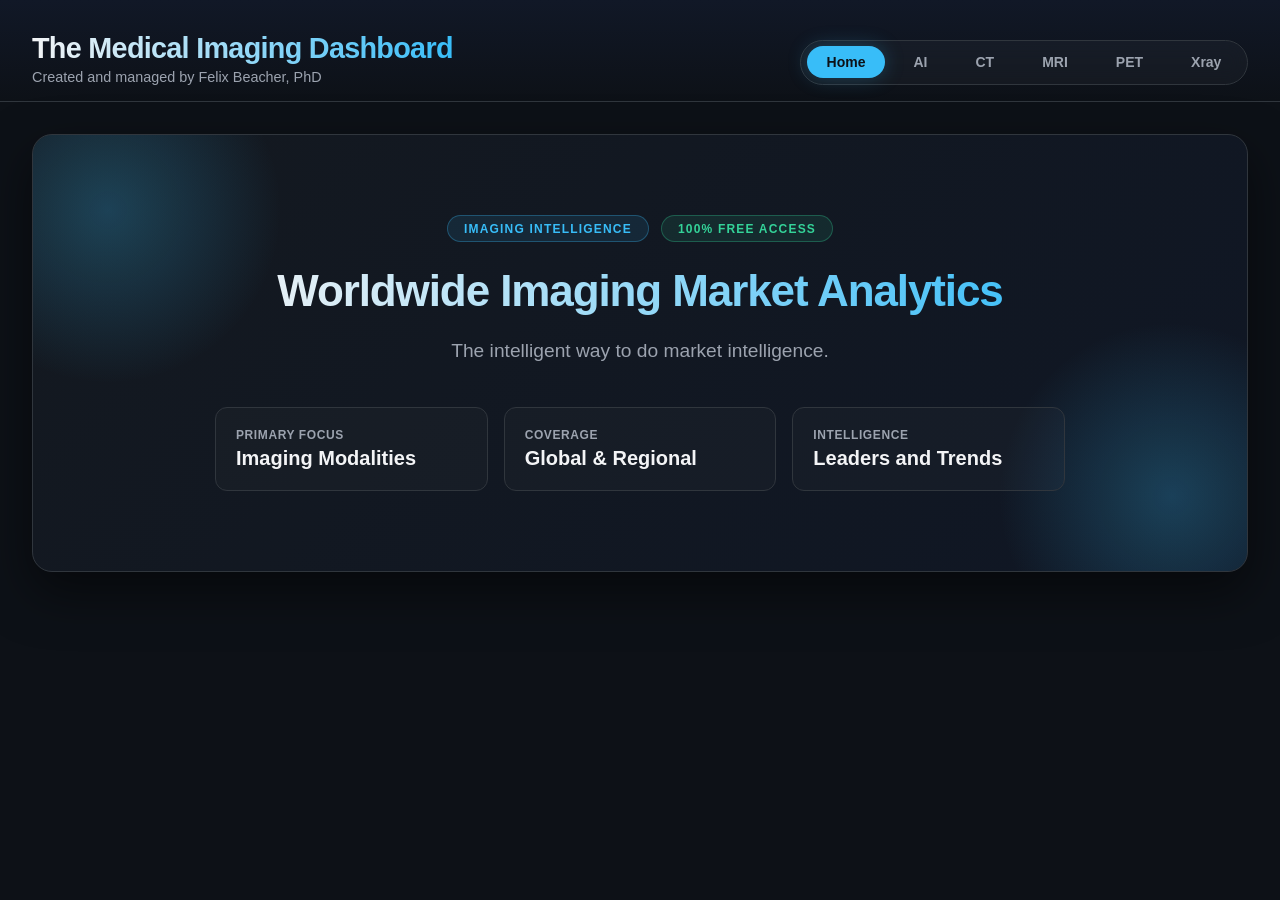
<file: index.html>
<!DOCTYPE html>
<html lang="en">
<head>
    <meta charset="UTF-8">
    <meta name="viewport" content="width=device-width, initial-scale=1.0">
    <title>Medical Imaging Dashboard</title>
    <link rel="stylesheet" href="styles.css">
</head>

<body>

    <header>
        <div class="header-content">
            <div class="title-area">
                <h1>The Medical Imaging Dashboard</h1>
                <p>Created and managed by Felix Beacher, PhD</p>
            </div>
            <!-- Tab Links -->
            <nav class="nav-tabs">
                <a href="index.html" class="tab-btn active">Home</a>
                <a href="1_ai.html" class="tab-btn">AI</a>
                <a href="2_ct.html" class="tab-btn">CT</a>
                <a href="3_mri.html" class="tab-btn">MRI</a>
                <a href="4_pet.html" class="tab-btn">PET</a>
                <a href="5_xray.html" class="tab-btn">Xray</a>
            </nav>
        </div>
    </header>

    <main>
        <!-- HOME TAB -->
        <div id="home-tab" class="tab-pane active">
            <div class="hero-banner">
                <div class="hero-content">
                    <div class="hero-badge-group">
                        <div class="hero-badge">Imaging Intelligence</div>
                        <div class="hero-badge free">100% Free Access</div>
                    </div>
                    <h2>Worldwide Imaging Market Analytics</h2>
                    <p>The intelligent way to do market intelligence.</p>
                    
                    <div class="hero-stats-row">
                        <div class="hero-stat-card">
                            <h4>Primary Focus</h4>
                            <div class="val">Imaging Modalities</div>
                        </div>
                        <div class="hero-stat-card">
                            <h4>Coverage</h4>
                            <div class="val">Global & Regional</div>
                        </div>
                        <div class="hero-stat-card">
                            <h4>Intelligence</h4>
                            <div class="val">Leaders and Trends</div>
                        </div>
                    </div>
                </div>
            </div>
        </div>

            </div>
    </main>

</body>
</html>
</file>
<file: styles.css>
/* --- 1. Variables & Global Resets --- */
:root {
    --bg-color: #0d1117;
    --card-bg: #161b22;
    --accent-color: #38bdf8;
    --accent-glow: rgba(56, 189, 248, 0.25);
    --text-main: #f3f4f6;
    --text-muted: #9ca3af;
    --border-color: #30363d;
}

* {
    box-sizing: border-box;
    margin: 0;
    padding: 0;
    font-family: -apple-system, BlinkMacSystemFont, "Segoe UI", Roboto, Helvetica, Arial, sans-serif;
}

body {
    background-color: var(--bg-color);
    color: var(--text-main);
    min-height: 100vh;
    display: flex;
    flex-direction: column;
    overflow-x: hidden;
}

/* --- 2. Header & Navigation --- */
header {
    padding: 2rem 2rem 1rem 2rem;
    border-bottom: 1px solid var(--border-color);
    background: linear-gradient(180deg, #111827 0%, var(--bg-color) 100%);
    position: relative;
    z-index: 10;
}

.header-content {
    max-width: 1400px;
    margin: 0 auto;
    display: flex;
    justify-content: space-between;
    align-items: flex-end;
    flex-wrap: wrap;
    gap: 1rem;
}

.title-area h1 {
    font-size: 1.8rem;
    font-weight: 700;
    letter-spacing: -0.025em;
    background: linear-gradient(90deg, #f3f4f6, var(--accent-color));
    -webkit-background-clip: text;
    -webkit-text-fill-color: transparent;
    margin-bottom: 4px;
}

.title-area p {
    color: var(--text-muted);
    font-size: 0.9rem;
    margin-top: 0.25rem;
}

.header-desc {
    font-size: 0.95rem;
    color: var(--text-muted);
    max-width: 900px;
    line-height: 1.4;
    margin-bottom: 4px;
}

.author-bio {
    font-size: 0.85rem;
    color: var(--text-muted);
    font-style: italic;
}

.nav-tabs {
    display: flex;
    gap: 0.5rem;
    background: rgba(255, 255, 255, 0.03);
    padding: 0.35rem;
    border-radius: 9999px;
    border: 1px solid var(--border-color);
    backdrop-filter: blur(10px);
}

.tab-btn {
    background: transparent;
    border: none;
    color: var(--text-muted);
    padding: 0.5rem 1.25rem;
    font-size: 0.875rem;
    font-weight: 600;
    border-radius: 9999px;
    cursor: pointer;
    text-decoration: none;
    display: inline-block;
    transition: all 0.3s cubic-bezier(0.4, 0, 0.2, 1);
}

.tab-btn:hover {
    color: var(--text-main);
    background: rgba(255, 255, 255, 0.05);
}

.tab-btn.active {
    color: var(--bg-color);
    background: var(--accent-color);
    box-shadow: 0 0 20px var(--accent-glow);
}

/* --- 3. Layout, Grids & Cards --- */
main {
    flex: 1;
    max-width: 1400px;
    width: 100%;
    margin: 0 auto;
    padding: 2rem;
    position: relative;
    z-index: 10;
}

.dashboard-grid {
    display: grid;
    grid-template-columns: repeat(12, 1fr);
    gap: 20px;
    margin-bottom: 2rem;
}

.card {
    background-color: var(--card-bg);
    border: 1px solid var(--border-color);
    border-radius: 12px;
    padding: 20px;
    box-shadow: 0 2px 4px rgba(0,0,0,0.2);
    position: relative;
    overflow: hidden;
    transition: border-color 0.3s, transform 0.3s;
}

.card:hover {
    border-color: var(--accent-color);
    transform: translateY(-2px);
}

.card h2 {
    font-size: 1.1rem;
    margin-bottom: 15px;
    color: var(--text-main);
    border-bottom: 2px solid var(--border-color);
    padding-bottom: 8px;
}

.card-title {
    font-size: 0.8rem;
    text-transform: uppercase;
    letter-spacing: 0.05em;
    color: var(--text-muted);
    margin-bottom: 0.5rem;
}

.card-value {
    font-size: 1.75rem;
    font-weight: 700;
    color: var(--text-main);
    margin-bottom: 0.5rem;
}

.card-desc {
    font-size: 0.825rem;
    color: var(--text-muted);
    line-height: 1.4;
}

/* Column Spans */
.col-3 { grid-column: span 3; }
.col-4 { grid-column: span 4; }
.col-6 { grid-column: span 6; }
.col-8 { grid-column: span 8; }
.col-12 { grid-column: span 12; }

/* --- 4. Hero Banner & Animations (Index specific) --- */
.hero-banner {
    background: linear-gradient(135deg, rgba(22, 27, 34, 0.85) 0%, rgba(17, 24, 39, 0.85) 100%);
    border: 1px solid var(--border-color);
    border-radius: 20px;
    padding: 5rem 2rem;
    text-align: center;
    position: relative;
    overflow: hidden;
    box-shadow: 0 20px 50px rgba(0, 0, 0, 0.5);
}

.hero-banner::before, .hero-banner::after {
    content: '';
    position: absolute;
    width: 350px;
    height: 350px;
    border-radius: 50%;
    background: radial-gradient(circle, var(--accent-glow) 0%, transparent 70%);
    animation: floatOrb 10s ease-in-out infinite alternate;
    z-index: 0;
    pointer-events: none;
}

.hero-banner::before { top: -100px; left: -100px; animation-delay: -5s; }
.hero-banner::after { bottom: -100px; right: -100px; animation-delay: -5s; }

@keyframes floatOrb {
    0% { transform: translate(0, 0) scale(1); }
    100% { transform: translate(40px, 30px) scale(1.15); }
}

.hero-content {
    position: relative;
    z-index: 2;
    max-width: 850px;
    margin: 0 auto;
}

.hero-badge-group {
    display: flex;
    justify-content: center;
    gap: 0.75rem;
    flex-wrap: wrap;
    margin-bottom: 1.5rem;
}

.hero-badge {
    display: inline-block;
    padding: 0.35rem 1rem;
    background: rgba(56, 189, 248, 0.1);
    color: var(--accent-color);
    border: 1px solid rgba(56, 189, 248, 0.3);
    border-radius: 9999px;
    font-size: 0.75rem;
    font-weight: 700;
    text-transform: uppercase;
    letter-spacing: 0.1em;
    animation: pulseGlow 3s ease-in-out infinite;
}

.hero-badge.free {
    background: rgba(52, 211, 153, 0.1);
    color: #34d399;
    border-color: rgba(52, 211, 153, 0.3);
}

@keyframes pulseGlow {
    0%, 100% { box-shadow: 0 0 5px rgba(56, 189, 248, 0.2); }
    50% { box-shadow: 0 0 20px rgba(56, 189, 248, 0.5); }
}

.hero-banner h2 {
    font-size: 2.75rem;
    font-weight: 800;
    letter-spacing: -0.025em;
    margin-bottom: 1.25rem;
    background: linear-gradient(90deg, #f3f4f6, var(--accent-color), #34d399);
    -webkit-background-clip: text;
    -webkit-text-fill-color: transparent;
    background-size: 200% auto;
    animation: textShine 6s linear infinite;
    animation-delay: -3s; /* Adjust this delay as needed */
}

@keyframes textShine {
    to { background-position: 200% center; }
}

.hero-banner p {
    font-size: 1.2rem;
    color: var(--text-muted);
    line-height: 1.6;
    margin-bottom: 2.5rem;
}

.hero-stats-row {
    display: grid;
    grid-template-columns: repeat(auto-fit, minmax(200px, 1fr));
    gap: 1rem;
    text-align: left;
}

.hero-stat-card {
    background: rgba(255, 255, 255, 0.02);
    border: 1px solid var(--border-color);
    border-radius: 12px;
    padding: 1.25rem;
    transition: transform 0.3s, border-color 0.3s;
}

.hero-stat-card:hover {
    transform: translateY(-3px);
    border-color: var(--accent-color);
}

.hero-stat-card h4 {
    font-size: 0.75rem;
    text-transform: uppercase;
    letter-spacing: 0.05em;
    color: var(--text-muted);
    margin-bottom: 0.3rem;
}

.hero-stat-card .val {
    font-size: 1.25rem;
    font-weight: 700;
    color: var(--text-main);
}

/* --- 5. Filters, Tickers & Special Components (AI specific) --- */
.region-filter-container {
    background: var(--card-bg);
    padding: 10px 16px;
    border-radius: 8px;
    border: 1px solid var(--border-color);
    box-shadow: 0 1px 3px rgba(0,0,0,0.2);
    display: flex;
    align-items: center;
    gap: 10px;
    margin-bottom: 20px;
}

.region-filter-container label {
    font-size: 0.85rem;
    font-weight: 700;
    color: var(--text-main);
    text-transform: uppercase;
}

.region-filter-container select {
    padding: 6px 12px;
    border-radius: 6px;
    border: 1px solid var(--border-color);
    font-size: 0.9rem;
    color: var(--accent-color);
    font-weight: 600;
    background-color: var(--bg-color);
    cursor: pointer;
    outline: none;
}

.ticker-banner { display: flex; gap: 15px; margin-bottom: 20px; overflow-x: auto; }
.ticker-card { background: var(--card-bg); border-radius: 6px; padding: 12px 16px; box-shadow: 0 1px 3px rgba(0,0,0,0.2); border: 1px solid var(--border-color); flex: 1; min-width: 170px; }

.outlook-box { background: linear-gradient(135deg, rgba(22, 27, 34, 0.9) 0%, rgba(17, 24, 39, 0.9) 100%); border-left: 4px solid var(--accent-color); }
.outlook-header { display: flex; justify-content: space-between; align-items: center; margin-bottom: 12px; }
.badge-positive { background-color: rgba(52, 211, 153, 0.15); color: #34d399; font-size: 0.75rem; font-weight: 700; padding: 4px 10px; border-radius: 12px; text-transform: uppercase; border: 1px solid rgba(52, 211, 153, 0.3); }
.outlook-summary { font-size: 0.95rem; line-height: 1.5; color: var(--text-muted); margin-bottom: 15px; }

.outlook-factors-grid {
    display: grid;
    grid-template-columns: 1fr 1fr;
    gap: 20px;
    border-top: 1px solid var(--border-color);
    padding-top: 15px;
}

.factor-column h3 {
    font-size: 0.85rem;
    font-weight: 700;
    text-transform: uppercase;
    margin-bottom: 10px;
    letter-spacing: 0.5px;
}

.drivers-column h3 { color: #34d399; }
.headwinds-column h3 { color: #f87171; }

.factor-list {
    display: grid;
    grid-template-columns: 1fr 1fr;
    gap: 10px;
}

.factor-card {
    background: rgba(255, 255, 255, 0.02);
    border: 1px solid var(--border-color);
    border-radius: 6px;
    padding: 10px;
}

.factor-card-title {
    font-size: 0.8rem;
    font-weight: 700;
    color: var(--text-main);
    margin-bottom: 4px;
}

.factor-card-text {
    font-size: 0.8rem;
    color: var(--text-muted);
    line-height: 1.35;
}

#news-feed-container {
    max-height: 420px;
    overflow-y: auto;
    padding-right: 5px;
}

.news-item { margin-bottom: 15px; padding-bottom: 12px; border-bottom: 1px solid var(--border-color); }
.news-item:last-child { border-bottom: none; margin-bottom: 0; }
.news-title { font-weight: 600; text-decoration: none; color: var(--accent-color); display: block; word-break: break-word; }
.news-title:hover { text-decoration: underline; }
.news-meta { font-size: 0.8rem; color: var(--text-muted); margin-top: 4px; }
.news-tag { display: inline-block; background: rgba(255, 255, 255, 0.05); color: var(--text-muted); font-size: 0.7rem; padding: 2px 6px; border-radius: 4px; margin-right: 5px; font-weight: 600; }

.metric { font-size: 1.8rem; font-weight: bold; color: var(--accent-color); }
.metric a { color: inherit; text-decoration: none; }
.metric a:hover { text-decoration: underline; }
.metric-label { font-size: 0.85rem; font-weight: 600; color: var(--text-main); }
.metric-sub { font-size: 0.75rem; color: #34d399; margin-top: 2px; margin-bottom: 6px; }
.metric-desc { font-size: 0.75rem; color: var(--text-muted); line-height: 1.35; border-top: 1px solid var(--border-color); padding-top: 6px; margin-top: 4px; }

.banner-card {
    background-color: var(--card-bg);
    border: 1px solid var(--border-color);
    border-radius: 12px;
    padding: 2rem;
}

.banner-card h2 {
    font-size: 1.25rem;
    margin-bottom: 1rem;
    color: var(--text-main);
}

.banner-card p {
    color: var(--text-muted);
    line-height: 1.6;
}

/* --- 6. Footer --- */
footer {
    margin-top: 30px;
    padding: 20px;
    border-top: 1px solid var(--border-color);
    text-align: center;
    font-size: 0.85rem;
    color: var(--text-muted);
}

.footer-disclaimer {
    font-size: 0.75rem;
    color: var(--text-muted);
    max-width: 900px;
    margin: 10px auto 0 auto;
    line-height: 1.4;
}

/* --- 7. Responsive Breakpoints --- */
@media (max-width: 900px) { 
    .col-3, .col-4, .col-6, .col-8, .col-12 { grid-column: span 12; } 
    .ticker-banner { flex-direction: column; } 
    .outlook-factors-grid { grid-template-columns: 1fr; }
    .factor-list { grid-template-columns: 1fr; }
}
</file>
